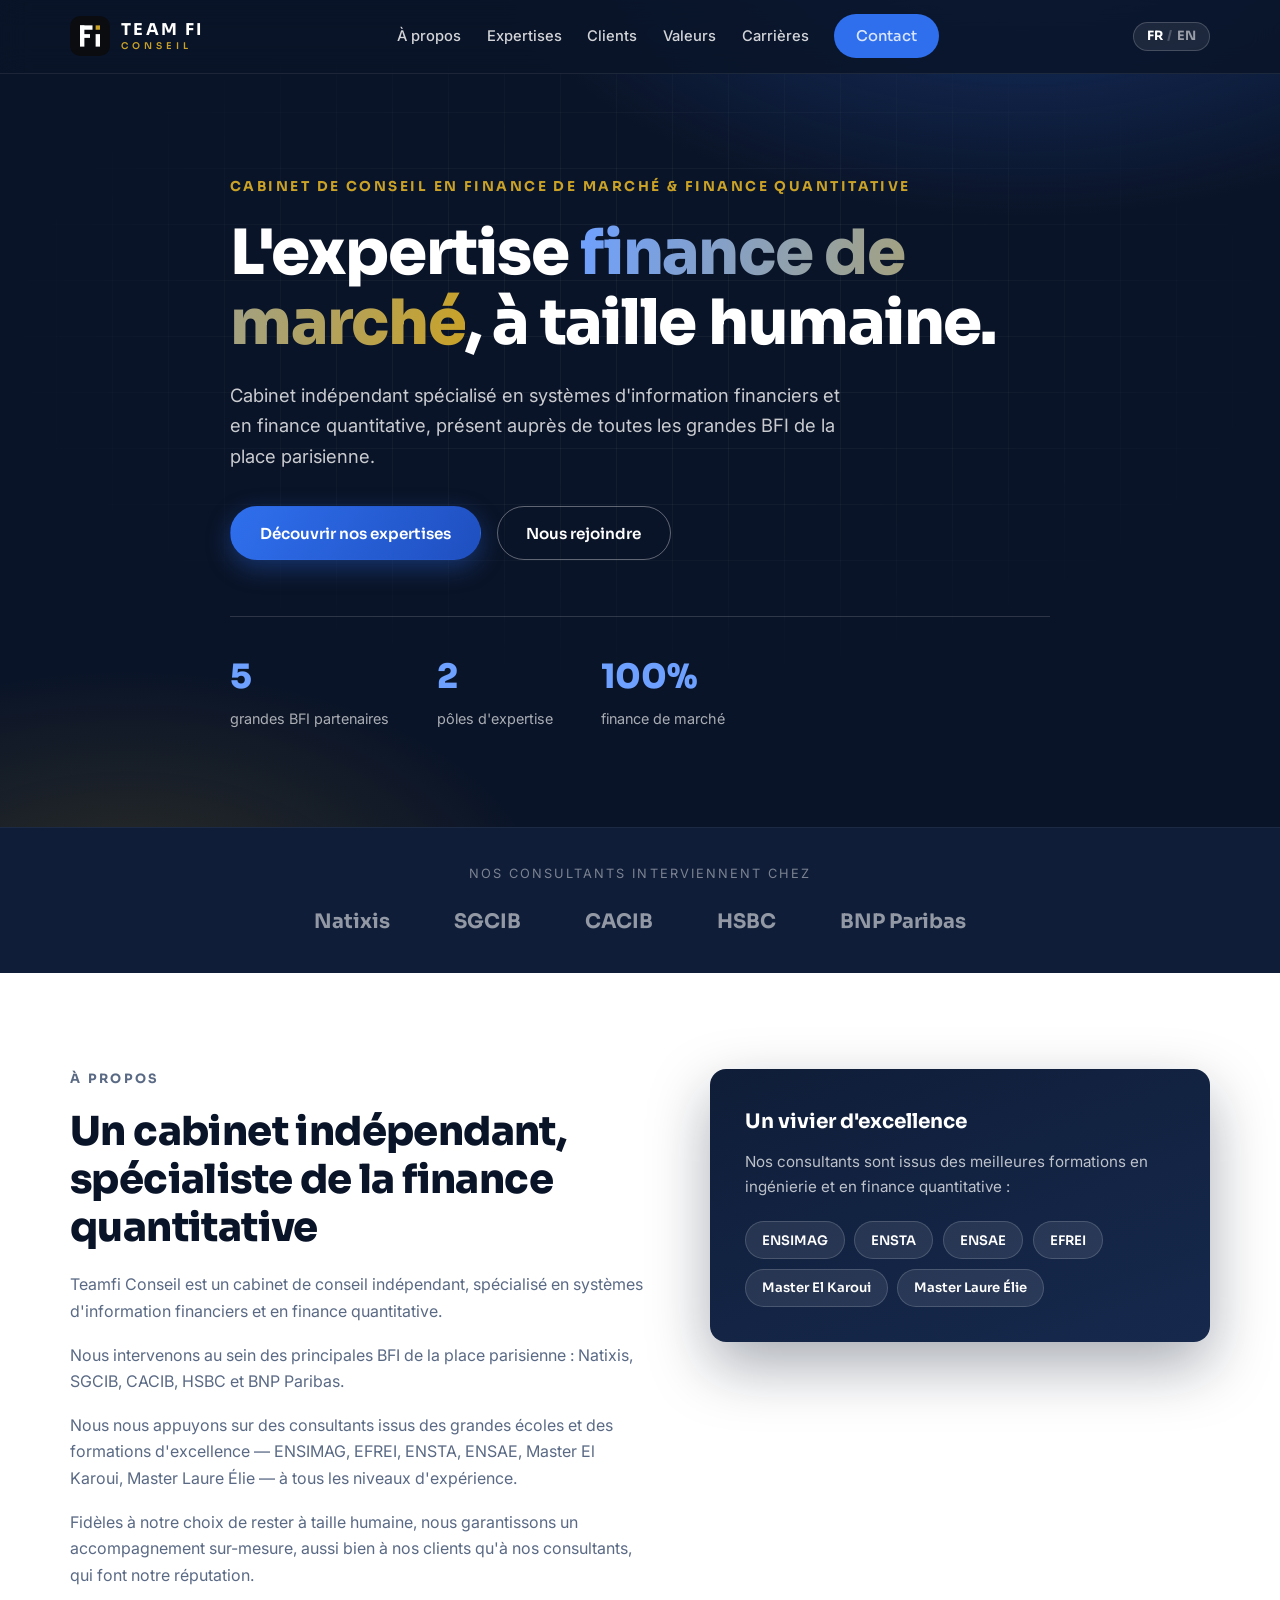
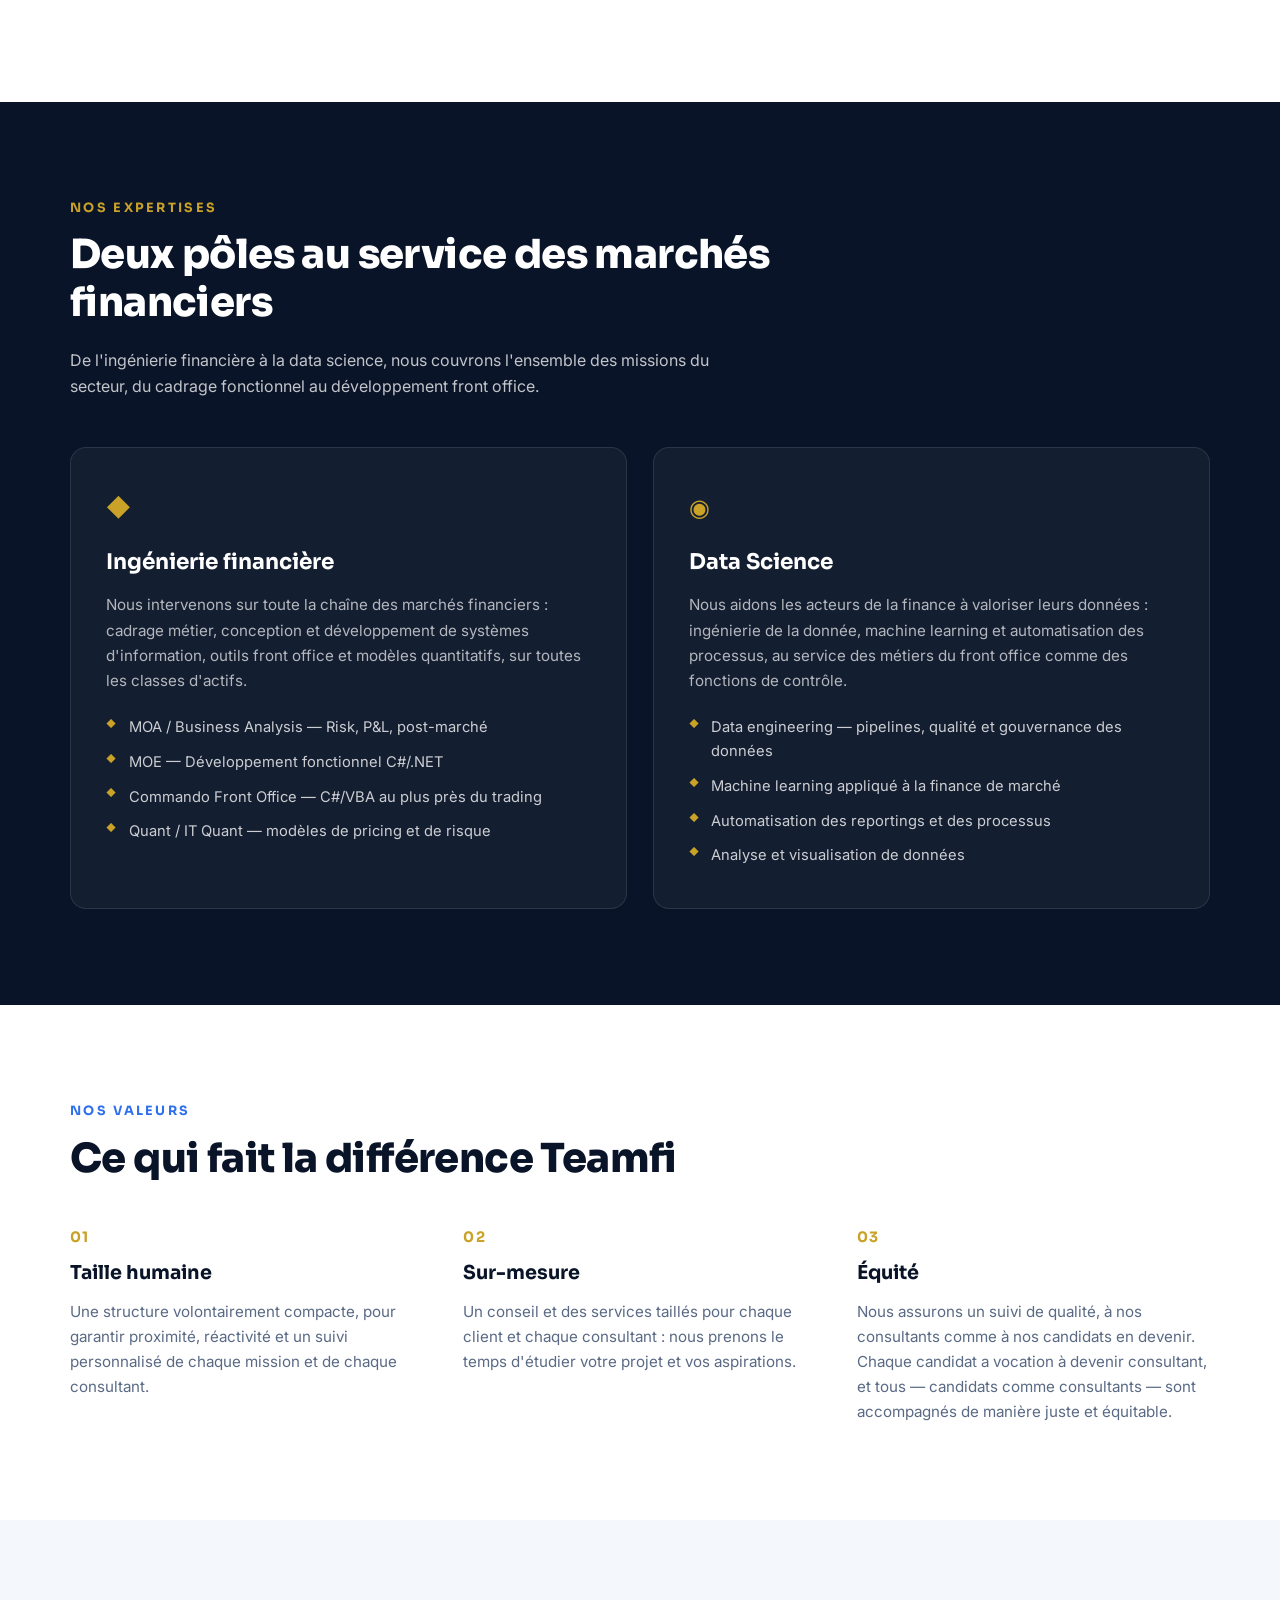
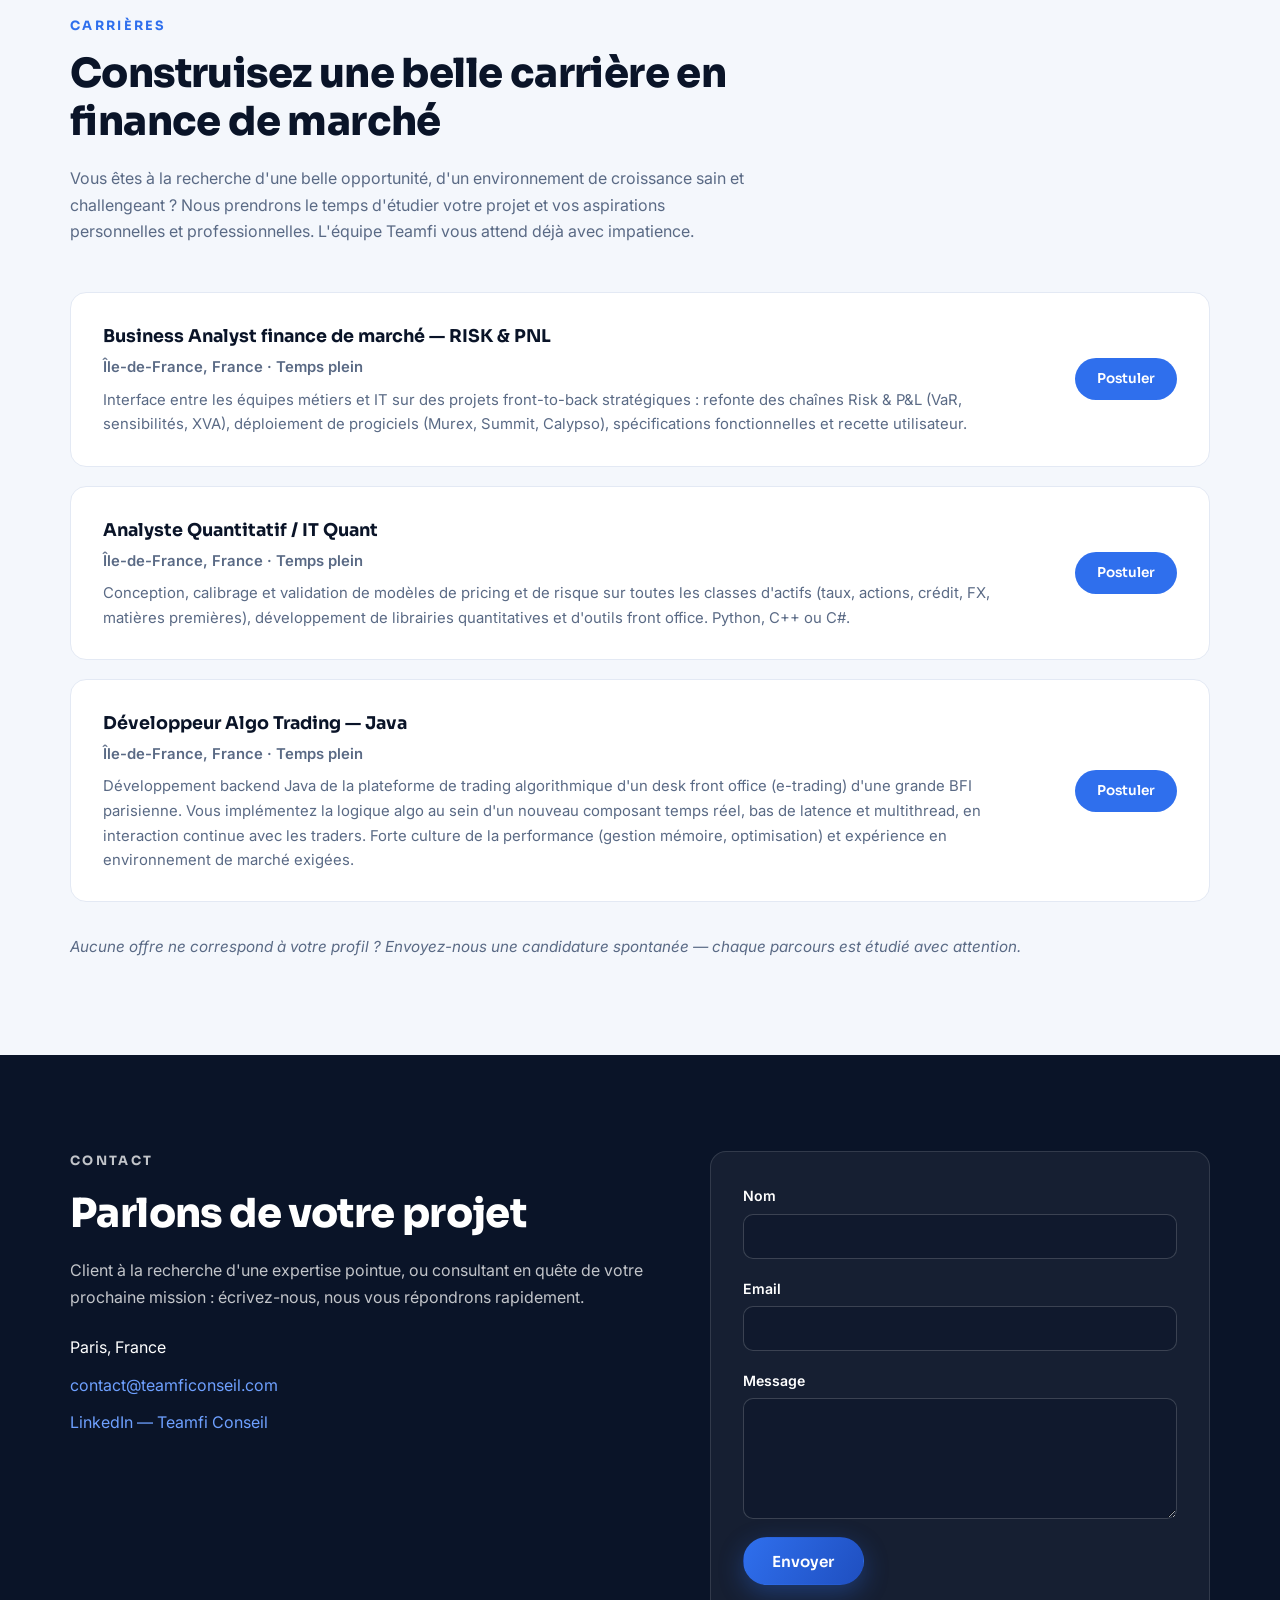
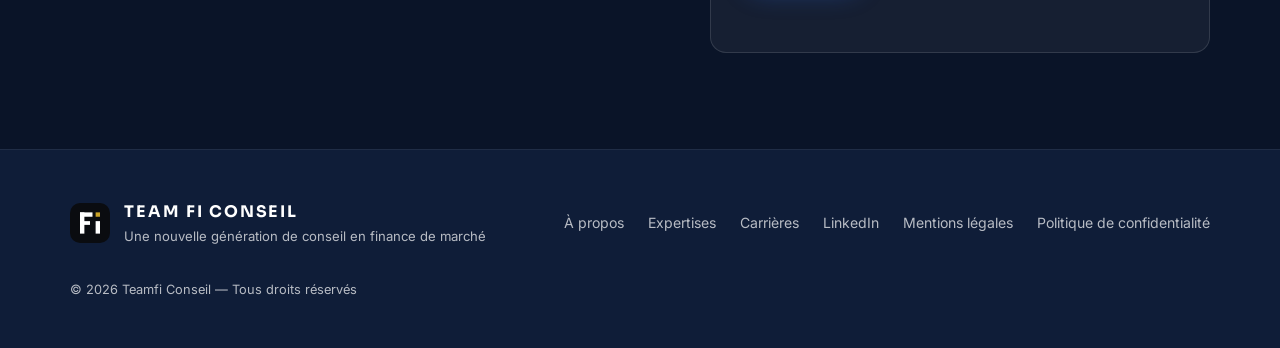
<file: index.html>
<!DOCTYPE html>
<html lang="fr">
<head>
  <meta charset="UTF-8" />
  <meta name="viewport" content="width=device-width, initial-scale=1.0" />
  <title>Teamfi Conseil — Conseil en finance de marché &amp; finance quantitative</title>
  <meta name="description" content="Cabinet indépendant spécialisé en systèmes d'information financiers et finance quantitative. MOA, MOE, Commando Front Office, Quant / IT Quant auprès des grandes BFI parisiennes." />
  <link rel="preconnect" href="https://fonts.googleapis.com" />
  <link rel="preconnect" href="https://fonts.gstatic.com" crossorigin />
  <link href="https://fonts.googleapis.com/css2?family=Sora:wght@400;600;700;800&family=Inter:wght@400;500;600&display=swap" rel="stylesheet" />
  <link rel="stylesheet" href="css/style.css" />
  <link rel="icon" type="image/svg+xml" href="assets/logo.svg" />
</head>
<body>

  <!-- ===== NAVIGATION ===== -->
  <header class="nav" id="top">
    <div class="container nav__inner">
      <a href="#top" class="nav__brand">
        <img src="assets/logo.svg" alt="Team Fi Conseil" class="nav__logo" />
        <span class="nav__name"><strong>TEAM FI</strong><small>CONSEIL</small></span>
      </a>
      <nav class="nav__links" id="navLinks">
        <a href="#apropos" data-i18n="nav.about">À propos</a>
        <a href="#expertises" data-i18n="nav.expertise">Expertises</a>
        <a href="#clients" data-i18n="nav.clients">Clients</a>
        <a href="#valeurs" data-i18n="nav.values">Valeurs</a>
        <a href="#carrieres" data-i18n="nav.careers">Carrières</a>
        <a href="#contact" class="btn btn--small" data-i18n="nav.contact">Contact</a>
      </nav>
      <div class="nav__right">
        <button class="lang-toggle" id="langToggle" aria-label="Switch language">
          <span class="lang-toggle__opt is-active" data-lang="fr">FR</span>
          <span class="lang-toggle__sep">/</span>
          <span class="lang-toggle__opt" data-lang="en">EN</span>
        </button>
        <button class="nav__burger" id="navBurger" aria-label="Menu">
          <span></span><span></span><span></span>
        </button>
      </div>
    </div>
  </header>

  <!-- ===== HERO ===== -->
  <section class="hero">
    <div class="hero__glow"></div>
    <div class="container hero__inner">
      <p class="hero__kicker reveal" data-i18n="hero.kicker">Cabinet de conseil en finance de marché &amp; finance quantitative</p>
      <h1 class="hero__title reveal" data-i18n="hero.title">L'expertise <span class="accent">finance de marché</span>, à taille humaine.</h1>
      <p class="hero__sub reveal" data-i18n="hero.sub">Cabinet indépendant spécialisé en systèmes d'information financiers et en finance quantitative, présent auprès de toutes les grandes BFI de la place parisienne.</p>
      <div class="hero__cta reveal">
        <a href="#expertises" class="btn btn--primary" data-i18n="hero.cta1">Découvrir nos expertises</a>
        <a href="#carrieres" class="btn btn--ghost" data-i18n="hero.cta2">Nous rejoindre</a>
      </div>
      <div class="hero__stats reveal">
        <div class="stat">
          <span class="stat__num">5</span>
          <span class="stat__label" data-i18n="hero.stat1">grandes BFI partenaires</span>
        </div>
        <div class="stat">
          <span class="stat__num">2</span>
          <span class="stat__label" data-i18n="hero.stat2">pôles d'expertise</span>
        </div>
        <div class="stat">
          <span class="stat__num">100%</span>
          <span class="stat__label" data-i18n="hero.stat3">finance de marché</span>
        </div>
      </div>
    </div>
  </section>

  <!-- ===== CLIENTS BAND ===== -->
  <section class="clients-band" id="clients">
    <div class="container">
      <p class="clients-band__label" data-i18n="clients.label">Nos consultants interviennent chez</p>
      <div class="clients-band__logos">
        <span class="client-logo">Natixis</span>
        <span class="client-logo">SGCIB</span>
        <span class="client-logo">CACIB</span>
        <span class="client-logo">HSBC</span>
        <span class="client-logo">BNP Paribas</span>
      </div>
    </div>
  </section>

  <!-- ===== À PROPOS ===== -->
  <section class="section" id="apropos">
    <div class="container split">
      <div class="split__text reveal">
        <p class="section__kicker" data-i18n="about.kicker">À propos</p>
        <h2 class="section__title" data-i18n="about.title">Un cabinet indépendant, spécialiste de la finance quantitative</h2>
        <p data-i18n="about.p1">Teamfi Conseil est un cabinet de conseil indépendant, spécialisé en systèmes d'information financiers et en finance quantitative.</p>
        <p data-i18n="about.p2">Nous intervenons au sein des principales BFI de la place parisienne : Natixis, SGCIB, CACIB, HSBC et BNP Paribas.</p>
        <p data-i18n="about.p3">Nous nous appuyons sur des consultants issus des grandes écoles et des formations d'excellence — ENSIMAG, EFREI, ENSTA, ENSAE, Master El Karoui, Master Laure Élie — à tous les niveaux d'expérience.</p>
        <p data-i18n="about.p4">Fidèles à notre choix de rester à taille humaine, nous garantissons un accompagnement sur-mesure, aussi bien à nos clients qu'à nos consultants, qui font notre réputation.</p>
      </div>
      <div class="split__panel reveal">
        <div class="panel-card">
          <h3 data-i18n="about.schools.title">Un vivier d'excellence</h3>
          <p data-i18n="about.schools.sub">Nos consultants sont issus des meilleures formations en ingénierie et en finance quantitative :</p>
          <ul class="chips">
            <li>ENSIMAG</li>
            <li>ENSTA</li>
            <li>ENSAE</li>
            <li>EFREI</li>
            <li>Master El Karoui</li>
            <li>Master Laure Élie</li>
          </ul>
        </div>
      </div>
    </div>
  </section>

  <!-- ===== EXPERTISES ===== -->
  <section class="section section--dark" id="expertises">
    <div class="container">
      <p class="section__kicker reveal" data-i18n="exp.kicker">Nos expertises</p>
      <h2 class="section__title reveal" data-i18n="exp.title">Deux pôles au service des marchés financiers</h2>
      <p class="section__sub reveal" data-i18n="exp.sub">De l'ingénierie financière à la data science, nous couvrons l'ensemble des missions du secteur, du cadrage fonctionnel au développement front office.</p>
      <div class="poles">
        <article class="pole reveal">
          <div class="card__icon">◆</div>
          <h3 data-i18n="exp.fi.title">Ingénierie financière</h3>
          <p data-i18n="exp.fi.text">Nous intervenons sur toute la chaîne des marchés financiers : cadrage métier, conception et développement de systèmes d'information, outils front office et modèles quantitatifs, sur toutes les classes d'actifs.</p>
          <ul class="pole__list">
            <li data-i18n="exp.fi.i1">MOA / Business Analysis — Risk, P&amp;L, post-marché</li>
            <li data-i18n="exp.fi.i2">MOE — Développement fonctionnel C#/.NET</li>
            <li data-i18n="exp.fi.i3">Commando Front Office — C#/VBA au plus près du trading</li>
            <li data-i18n="exp.fi.i4">Quant / IT Quant — modèles de pricing et de risque</li>
          </ul>
        </article>
        <article class="pole reveal">
          <div class="card__icon">◉</div>
          <h3 data-i18n="exp.ds.title">Data Science</h3>
          <p data-i18n="exp.ds.text">Nous aidons les acteurs de la finance à valoriser leurs données : ingénierie de la donnée, machine learning et automatisation des processus, au service des métiers du front office comme des fonctions de contrôle.</p>
          <ul class="pole__list">
            <li data-i18n="exp.ds.i1">Data engineering — pipelines, qualité et gouvernance des données</li>
            <li data-i18n="exp.ds.i2">Machine learning appliqué à la finance de marché</li>
            <li data-i18n="exp.ds.i3">Automatisation des reportings et des processus</li>
            <li data-i18n="exp.ds.i4">Analyse et visualisation de données</li>
          </ul>
        </article>
      </div>
    </div>
  </section>

  <!-- ===== VALEURS ===== -->
  <section class="section" id="valeurs">
    <div class="container">
      <p class="section__kicker reveal" data-i18n="values.kicker">Nos valeurs</p>
      <h2 class="section__title reveal" data-i18n="values.title">Ce qui fait la différence Teamfi</h2>
      <div class="values">
        <div class="value reveal">
          <span class="value__num">01</span>
          <h3 data-i18n="values.v1.title">Taille humaine</h3>
          <p data-i18n="values.v1.text">Une structure volontairement compacte, pour garantir proximité, réactivité et un suivi personnalisé de chaque mission et de chaque consultant.</p>
        </div>
        <div class="value reveal">
          <span class="value__num">02</span>
          <h3 data-i18n="values.v2.title">Sur-mesure</h3>
          <p data-i18n="values.v2.text">Un conseil et des services taillés pour chaque client et chaque consultant : nous prenons le temps d'étudier votre projet et vos aspirations.</p>
        </div>
        <div class="value reveal">
          <span class="value__num">03</span>
          <h3 data-i18n="values.v3.title">Équité</h3>
          <p data-i18n="values.v3.text">Nous assurons un suivi de qualité, à nos consultants comme à nos candidats en devenir. Chaque candidat a vocation à devenir consultant, et tous — candidats comme consultants — sont accompagnés de manière juste et équitable.</p>
        </div>
      </div>
    </div>
  </section>

  <!-- ===== CARRIÈRES ===== -->
  <section class="section section--tint" id="carrieres">
    <div class="container">
      <p class="section__kicker reveal" data-i18n="careers.kicker">Carrières</p>
      <h2 class="section__title reveal" data-i18n="careers.title">Construisez une belle carrière en finance de marché</h2>
      <p class="section__sub reveal" data-i18n="careers.sub">Vous êtes à la recherche d'une belle opportunité, d'un environnement de croissance sain et challengeant ? Nous prendrons le temps d'étudier votre projet et vos aspirations personnelles et professionnelles. L'équipe Teamfi vous attend déjà avec impatience.</p>
      <div class="jobs">
        <article class="job reveal">
          <div class="job__body">
            <h3 data-i18n="careers.job1.title">Business Analyst finance de marché — RISK &amp; PNL</h3>
            <p class="job__meta" data-i18n="careers.job1.meta">Île-de-France, France · Temps plein</p>
            <p data-i18n="careers.job1.text">Interface entre les équipes métiers et IT sur des projets front-to-back stratégiques : refonte des chaînes Risk &amp; P&amp;L (VaR, sensibilités, XVA), déploiement de progiciels (Murex, Summit, Calypso), spécifications fonctionnelles et recette utilisateur.</p>
          </div>
          <a href="#contact" class="btn btn--small js-apply" data-i18n="careers.apply">Postuler</a>
        </article>
        <article class="job reveal">
          <div class="job__body">
            <h3 data-i18n="careers.job2.title">Analyste Quantitatif / IT Quant</h3>
            <p class="job__meta" data-i18n="careers.job2.meta">Île-de-France, France · Temps plein</p>
            <p data-i18n="careers.job2.text">Conception, calibrage et validation de modèles de pricing et de risque sur toutes les classes d'actifs (taux, actions, crédit, FX, matières premières), développement de librairies quantitatives et d'outils front office. Python, C++ ou C#.</p>
          </div>
          <a href="#contact" class="btn btn--small js-apply" data-i18n="careers.apply">Postuler</a>
        </article>
        <article class="job reveal">
          <div class="job__body">
            <h3 data-i18n="careers.job3.title">Développeur Algo Trading — Java</h3>
            <p class="job__meta" data-i18n="careers.job3.meta">Île-de-France, France · Temps plein</p>
            <p data-i18n="careers.job3.text">Développement backend Java de la plateforme de trading algorithmique d'un desk front office (e-trading) d'une grande BFI parisienne. Vous implémentez la logique algo au sein d'un nouveau composant temps réel, bas de latence et multithread, en interaction continue avec les traders. Forte culture de la performance (gestion mémoire, optimisation) et expérience en environnement de marché exigées.</p>
          </div>
          <a href="#contact" class="btn btn--small js-apply" data-i18n="careers.apply">Postuler</a>
        </article>
      </div>
      <p class="careers__spontaneous reveal" data-i18n="careers.spontaneous">Aucune offre ne correspond à votre profil ? Envoyez-nous une candidature spontanée — chaque parcours est étudié avec attention.</p>
    </div>
  </section>

  <!-- ===== CONTACT ===== -->
  <section class="section section--dark" id="contact">
    <div class="container split">
      <div class="split__text reveal">
        <p class="section__kicker" data-i18n="contact.kicker">Contact</p>
        <h2 class="section__title" data-i18n="contact.title">Parlons de votre projet</h2>
        <p data-i18n="contact.text">Client à la recherche d'une expertise pointue, ou consultant en quête de votre prochaine mission : écrivez-nous, nous vous répondrons rapidement.</p>
        <ul class="contact-list">
          <li><span data-i18n="contact.location">Paris, France</span></li>
          <li><a href="mailto:contact@teamficonseil.com">contact@teamficonseil.com</a></li>
          <li><a href="https://www.linkedin.com/company/teamfi-conseil/" target="_blank" rel="noopener">LinkedIn — Teamfi Conseil</a></li>
        </ul>
      </div>
      <form class="contact-form reveal" id="contactForm" action="https://formsubmit.co/ajax/contact@teamficonseil.com" method="POST">
        <!-- Formsubmit configuration -->
        <input type="hidden" name="_subject" id="formSubject" value="Nouveau message depuis le site Teamfi" />
        <input type="hidden" name="_template" value="table" />
        <input type="hidden" name="_captcha" value="false" />
        <!-- Honeypot anti-spam (hidden from humans) -->
        <input type="text" name="_honey" tabindex="-1" autocomplete="off" aria-hidden="true" style="position:absolute;left:-9999px" />
        <label>
          <span data-i18n="contact.form.name">Nom</span>
          <input type="text" name="Nom" required />
        </label>
        <label>
          <span data-i18n="contact.form.email">Email</span>
          <input type="email" name="email" required />
        </label>
        <label>
          <span data-i18n="contact.form.message">Message</span>
          <textarea name="Message" id="formMessage" rows="5" required></textarea>
        </label>
        <button type="submit" class="btn btn--primary" data-i18n="contact.form.send">Envoyer</button>
        <p class="form-status" id="formStatus" role="status" aria-live="polite"></p>
      </form>
    </div>
  </section>

  <!-- ===== FOOTER ===== -->
  <footer class="footer">
    <div class="container footer__inner">
      <div class="footer__brand">
        <img src="assets/logo.svg" alt="Team Fi Conseil" class="nav__logo" />
        <div>
          <strong>TEAM FI CONSEIL</strong>
          <p data-i18n="footer.tagline">Une nouvelle génération de conseil en finance de marché</p>
        </div>
      </div>
      <nav class="footer__links">
        <a href="#apropos" data-i18n="nav.about">À propos</a>
        <a href="#expertises" data-i18n="nav.expertise">Expertises</a>
        <a href="#carrieres" data-i18n="nav.careers">Carrières</a>
        <a href="https://www.linkedin.com/company/teamfi-conseil/" target="_blank" rel="noopener">LinkedIn</a>
        <a href="mentions-legales.html" data-i18n="footer.legalNotice">Mentions légales</a>
        <a href="politique-confidentialite.html" data-i18n="footer.privacy">Politique de confidentialité</a>
      </nav>
      <p class="footer__legal">© <span id="year"></span> Teamfi Conseil — <span data-i18n="footer.rights">Tous droits réservés</span></p>
    </div>
  </footer>

  <script src="js/i18n.js"></script>
  <script src="js/main.js"></script>
</body>
</html>
</file>
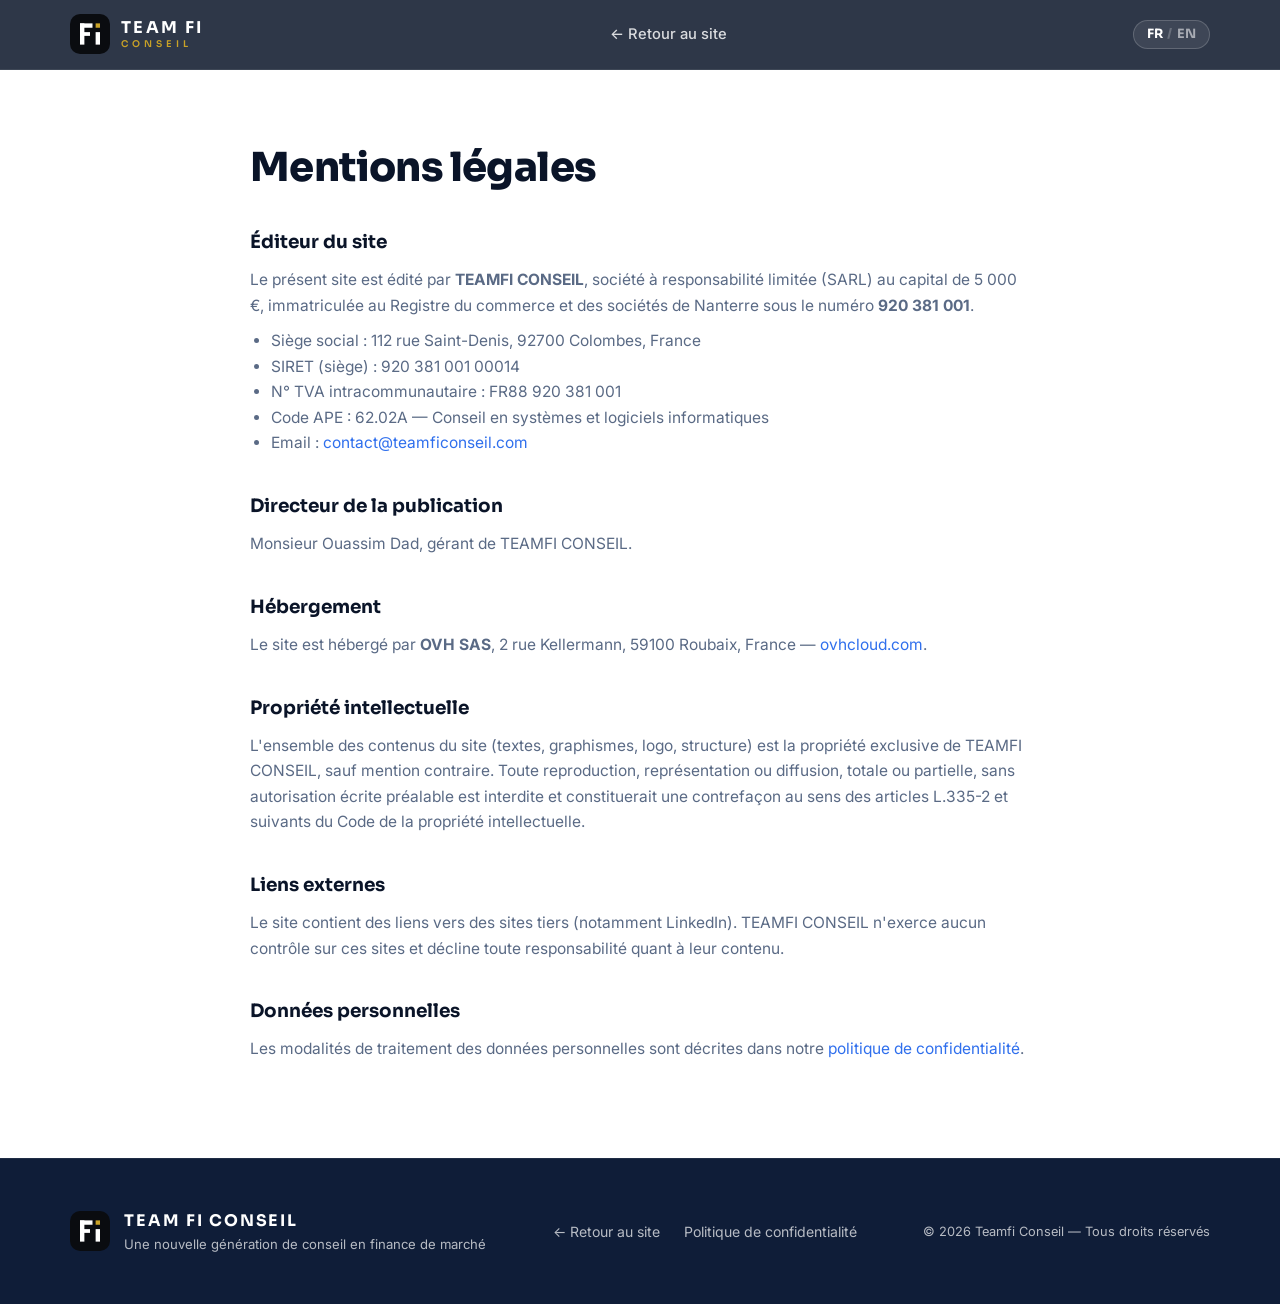
<file: mentions-legales.html>
<!DOCTYPE html>
<html lang="fr">
<head>
  <meta charset="UTF-8" />
  <meta name="viewport" content="width=device-width, initial-scale=1.0" />
  <title>Mentions légales — Teamfi Conseil</title>
  <meta name="robots" content="noindex" />
  <link rel="preconnect" href="https://fonts.googleapis.com" />
  <link rel="preconnect" href="https://fonts.gstatic.com" crossorigin />
  <link href="https://fonts.googleapis.com/css2?family=Sora:wght@400;600;700;800&family=Inter:wght@400;500;600&display=swap" rel="stylesheet" />
  <link rel="stylesheet" href="css/style.css" />
  <link rel="icon" type="image/svg+xml" href="assets/logo.svg" />
</head>
<body>

  <header class="nav" id="top">
    <div class="container nav__inner">
      <a href="index.html" class="nav__brand">
        <img src="assets/logo.svg" alt="Team Fi Conseil" class="nav__logo" />
        <span class="nav__name"><strong>TEAM FI</strong><small>CONSEIL</small></span>
      </a>
      <nav class="nav__links" id="navLinks">
        <a href="index.html" data-i18n="legal.back">← Retour au site</a>
      </nav>
      <div class="nav__right">
        <button class="lang-toggle" id="langToggle" aria-label="Switch language">
          <span class="lang-toggle__opt is-active" data-lang="fr">FR</span>
          <span class="lang-toggle__sep">/</span>
          <span class="lang-toggle__opt" data-lang="en">EN</span>
        </button>
      </div>
    </div>
  </header>

  <section class="section legal">
    <div class="container legal__container">

      <!-- ============ FRANÇAIS ============ -->
      <div data-lang-block="fr">
        <h1 class="section__title">Mentions légales</h1>

        <h2>Éditeur du site</h2>
        <p>
          Le présent site est édité par <strong>TEAMFI CONSEIL</strong>, société à responsabilité
          limitée (SARL) au capital de 5 000 €, immatriculée au Registre du commerce et des
          sociétés de Nanterre sous le numéro <strong>920 381 001</strong>.
        </p>
        <ul>
          <li>Siège social : 112 rue Saint-Denis, 92700 Colombes, France</li>
          <li>SIRET (siège) : 920 381 001 00014</li>
          <li>N° TVA intracommunautaire : FR88 920 381 001</li>
          <li>Code APE : 62.02A — Conseil en systèmes et logiciels informatiques</li>
          <li>Email : <a href="mailto:contact@teamficonseil.com">contact@teamficonseil.com</a></li>
        </ul>

        <h2>Directeur de la publication</h2>
        <p>Monsieur Ouassim Dad, gérant de TEAMFI CONSEIL.</p>

        <h2>Hébergement</h2>
        <p>
          Le site est hébergé par <strong>OVH SAS</strong>, 2 rue Kellermann,
          59100 Roubaix, France —
          <a href="https://www.ovhcloud.com" target="_blank" rel="noopener">ovhcloud.com</a>.
        </p>

        <h2>Propriété intellectuelle</h2>
        <p>
          L'ensemble des contenus du site (textes, graphismes, logo, structure) est la propriété
          exclusive de TEAMFI CONSEIL, sauf mention contraire. Toute reproduction, représentation
          ou diffusion, totale ou partielle, sans autorisation écrite préalable est interdite et
          constituerait une contrefaçon au sens des articles L.335-2 et suivants du Code de la
          propriété intellectuelle.
        </p>

        <h2>Liens externes</h2>
        <p>
          Le site contient des liens vers des sites tiers (notamment LinkedIn). TEAMFI CONSEIL
          n'exerce aucun contrôle sur ces sites et décline toute responsabilité quant à leur
          contenu.
        </p>

        <h2>Données personnelles</h2>
        <p>
          Les modalités de traitement des données personnelles sont décrites dans notre
          <a href="politique-confidentialite.html">politique de confidentialité</a>.
        </p>
      </div>

      <!-- ============ ENGLISH ============ -->
      <div data-lang-block="en">
        <h1 class="section__title">Legal notice</h1>

        <h2>Site publisher</h2>
        <p>
          This website is published by <strong>TEAMFI CONSEIL</strong>, a French limited liability
          company (SARL) with a share capital of €5,000, registered with the Nanterre Trade and
          Companies Register (RCS) under number <strong>920 381 001</strong>.
        </p>
        <ul>
          <li>Registered office: 112 rue Saint-Denis, 92700 Colombes, France</li>
          <li>SIRET (head office): 920 381 001 00014</li>
          <li>EU VAT number: FR88 920 381 001</li>
          <li>APE code: 62.02A — IT systems and software consulting</li>
          <li>Email: <a href="mailto:contact@teamficonseil.com">contact@teamficonseil.com</a></li>
        </ul>

        <h2>Publication director</h2>
        <p>Mr Ouassim Dad, managing director of TEAMFI CONSEIL.</p>

        <h2>Hosting</h2>
        <p>
          The site is hosted by <strong>OVH SAS</strong>, 2 rue Kellermann,
          59100 Roubaix, France —
          <a href="https://www.ovhcloud.com" target="_blank" rel="noopener">ovhcloud.com</a>.
        </p>

        <h2>Intellectual property</h2>
        <p>
          All content on this site (text, graphics, logo, structure) is the exclusive property of
          TEAMFI CONSEIL unless otherwise stated. Any reproduction, representation or distribution,
          in whole or in part, without prior written authorisation is prohibited and would
          constitute infringement within the meaning of articles L.335-2 et seq. of the French
          Intellectual Property Code.
        </p>

        <h2>External links</h2>
        <p>
          This site contains links to third-party websites (in particular LinkedIn). TEAMFI CONSEIL
          has no control over these sites and accepts no liability for their content.
        </p>

        <h2>Personal data</h2>
        <p>
          The way we process personal data is described in our
          <a href="politique-confidentialite.html">privacy policy</a>.
        </p>
      </div>

    </div>
  </section>

  <footer class="footer">
    <div class="container footer__inner">
      <div class="footer__brand">
        <img src="assets/logo.svg" alt="Team Fi Conseil" class="nav__logo" />
        <div>
          <strong>TEAM FI CONSEIL</strong>
          <p data-i18n="footer.tagline">Une nouvelle génération de conseil en finance de marché</p>
        </div>
      </div>
      <nav class="footer__links">
        <a href="index.html" data-i18n="legal.back">← Retour au site</a>
        <a href="politique-confidentialite.html" data-i18n="footer.privacy">Politique de confidentialité</a>
      </nav>
      <p class="footer__legal">© <span id="year"></span> Teamfi Conseil — <span data-i18n="footer.rights">Tous droits réservés</span></p>
    </div>
  </footer>

  <script src="js/i18n.js"></script>
  <script src="js/main.js"></script>
</body>
</html>
</file>
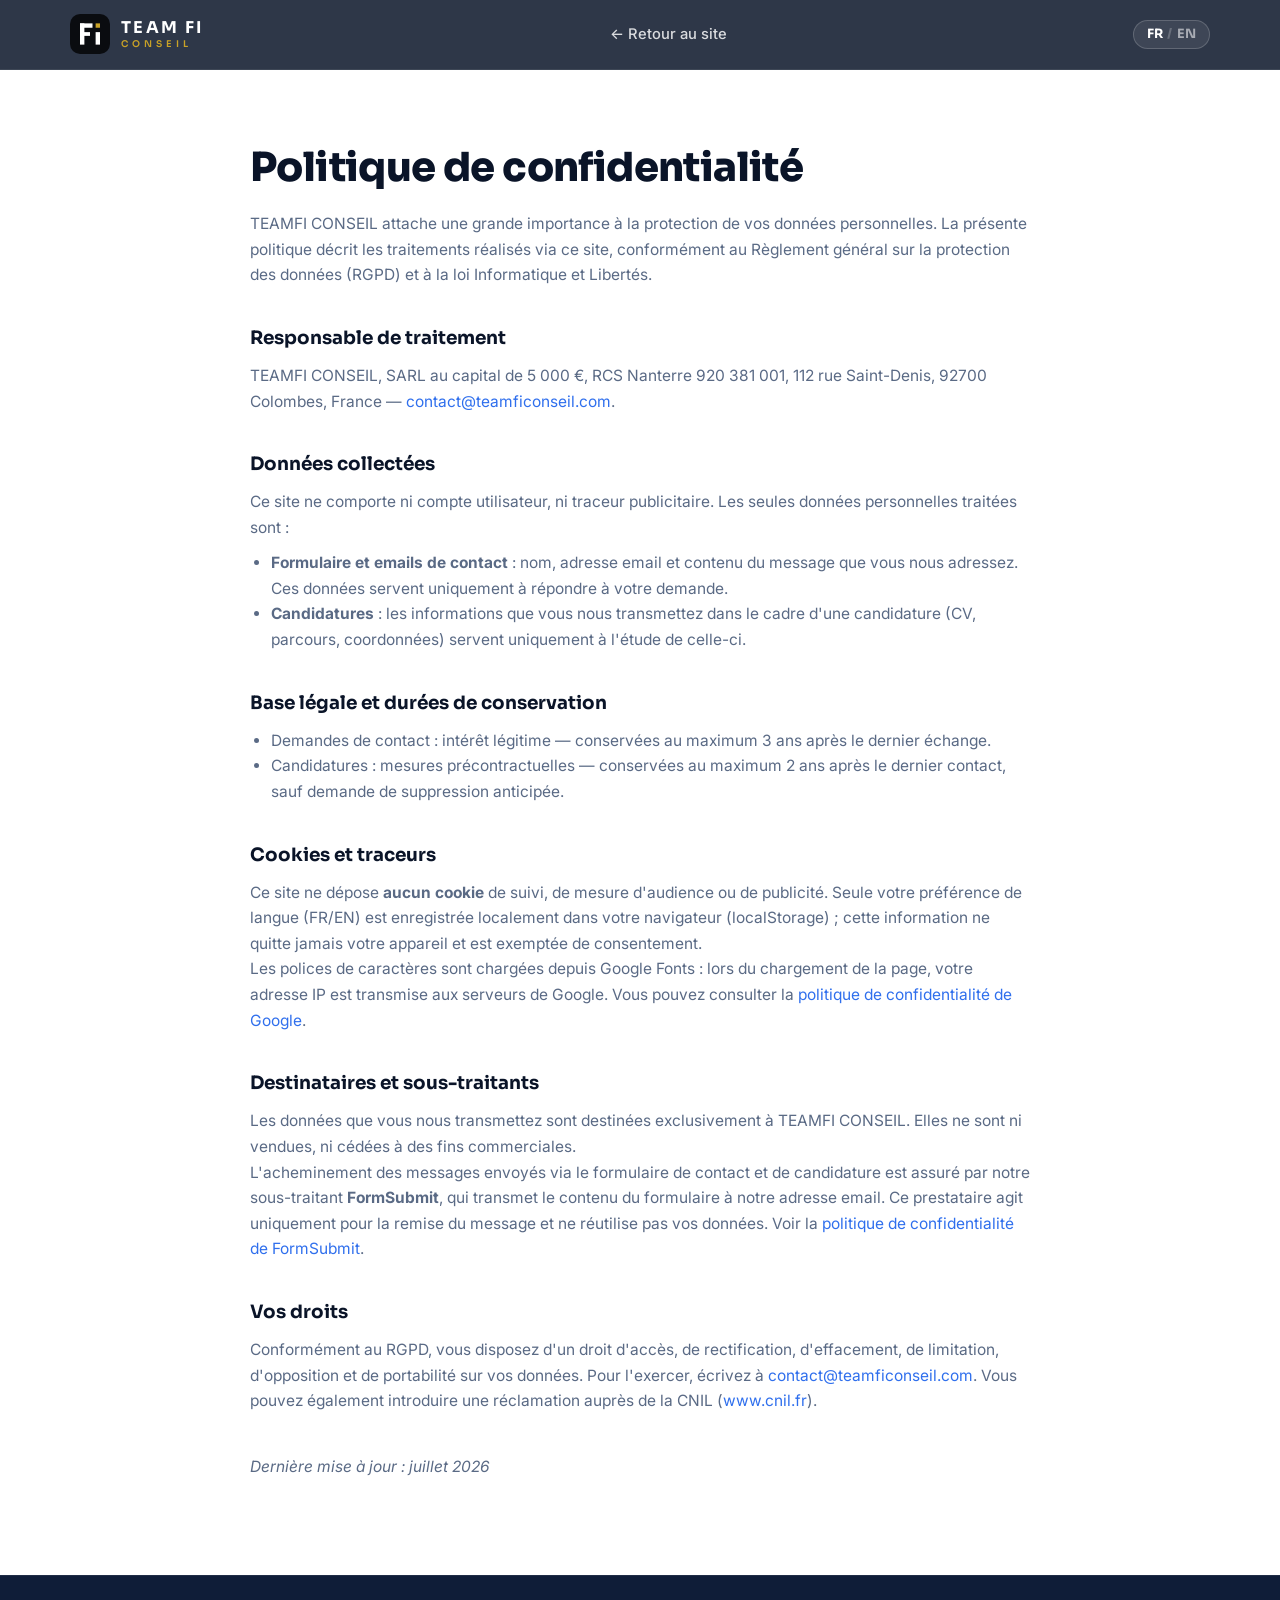
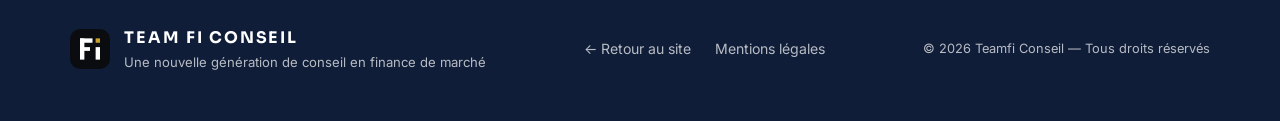
<file: politique-confidentialite.html>
<!DOCTYPE html>
<html lang="fr">
<head>
  <meta charset="UTF-8" />
  <meta name="viewport" content="width=device-width, initial-scale=1.0" />
  <title>Politique de confidentialité — Teamfi Conseil</title>
  <meta name="robots" content="noindex" />
  <link rel="preconnect" href="https://fonts.googleapis.com" />
  <link rel="preconnect" href="https://fonts.gstatic.com" crossorigin />
  <link href="https://fonts.googleapis.com/css2?family=Sora:wght@400;600;700;800&family=Inter:wght@400;500;600&display=swap" rel="stylesheet" />
  <link rel="stylesheet" href="css/style.css" />
  <link rel="icon" type="image/svg+xml" href="assets/logo.svg" />
</head>
<body>

  <header class="nav" id="top">
    <div class="container nav__inner">
      <a href="index.html" class="nav__brand">
        <img src="assets/logo.svg" alt="Team Fi Conseil" class="nav__logo" />
        <span class="nav__name"><strong>TEAM FI</strong><small>CONSEIL</small></span>
      </a>
      <nav class="nav__links" id="navLinks">
        <a href="index.html" data-i18n="legal.back">← Retour au site</a>
      </nav>
      <div class="nav__right">
        <button class="lang-toggle" id="langToggle" aria-label="Switch language">
          <span class="lang-toggle__opt is-active" data-lang="fr">FR</span>
          <span class="lang-toggle__sep">/</span>
          <span class="lang-toggle__opt" data-lang="en">EN</span>
        </button>
      </div>
    </div>
  </header>

  <section class="section legal">
    <div class="container legal__container">

      <!-- ============ FRANÇAIS ============ -->
      <div data-lang-block="fr">
        <h1 class="section__title">Politique de confidentialité</h1>
        <p>
          TEAMFI CONSEIL attache une grande importance à la protection de vos données
          personnelles. La présente politique décrit les traitements réalisés via ce site,
          conformément au Règlement général sur la protection des données (RGPD) et à la loi
          Informatique et Libertés.
        </p>

        <h2>Responsable de traitement</h2>
        <p>
          TEAMFI CONSEIL, SARL au capital de 5 000 €, RCS Nanterre 920 381 001,
          112 rue Saint-Denis, 92700 Colombes, France —
          <a href="mailto:contact@teamficonseil.com">contact@teamficonseil.com</a>.
        </p>

        <h2>Données collectées</h2>
        <p>Ce site ne comporte ni compte utilisateur, ni traceur publicitaire. Les seules données personnelles traitées sont :</p>
        <ul>
          <li>
            <strong>Formulaire et emails de contact</strong> : nom, adresse email et contenu du
            message que vous nous adressez. Ces données servent uniquement à répondre à votre
            demande.
          </li>
          <li>
            <strong>Candidatures</strong> : les informations que vous nous transmettez dans le
            cadre d'une candidature (CV, parcours, coordonnées) servent uniquement à l'étude de
            celle-ci.
          </li>
        </ul>

        <h2>Base légale et durées de conservation</h2>
        <ul>
          <li>Demandes de contact : intérêt légitime — conservées au maximum 3 ans après le dernier échange.</li>
          <li>Candidatures : mesures précontractuelles — conservées au maximum 2 ans après le dernier contact, sauf demande de suppression anticipée.</li>
        </ul>

        <h2>Cookies et traceurs</h2>
        <p>
          Ce site ne dépose <strong>aucun cookie</strong> de suivi, de mesure d'audience ou de
          publicité. Seule votre préférence de langue (FR/EN) est enregistrée localement dans
          votre navigateur (localStorage) ; cette information ne quitte jamais votre appareil et
          est exemptée de consentement.
        </p>
        <p>
          Les polices de caractères sont chargées depuis Google Fonts : lors du chargement de la
          page, votre adresse IP est transmise aux serveurs de Google. Vous pouvez consulter la
          <a href="https://policies.google.com/privacy" target="_blank" rel="noopener">politique de confidentialité de Google</a>.
        </p>

        <h2>Destinataires et sous-traitants</h2>
        <p>
          Les données que vous nous transmettez sont destinées exclusivement à TEAMFI CONSEIL.
          Elles ne sont ni vendues, ni cédées à des fins commerciales.
        </p>
        <p>
          L'acheminement des messages envoyés via le formulaire de contact et de candidature est
          assuré par notre sous-traitant <strong>FormSubmit</strong>, qui transmet le contenu du
          formulaire à notre adresse email. Ce prestataire agit uniquement pour la remise du
          message et ne réutilise pas vos données. Voir la
          <a href="https://formsubmit.co/privacy" target="_blank" rel="noopener">politique de confidentialité de FormSubmit</a>.
        </p>

        <h2>Vos droits</h2>
        <p>
          Conformément au RGPD, vous disposez d'un droit d'accès, de rectification, d'effacement,
          de limitation, d'opposition et de portabilité sur vos données. Pour l'exercer, écrivez à
          <a href="mailto:contact@teamficonseil.com">contact@teamficonseil.com</a>.
          Vous pouvez également introduire une réclamation auprès de la CNIL
          (<a href="https://www.cnil.fr" target="_blank" rel="noopener">www.cnil.fr</a>).
        </p>

        <p class="legal__updated">Dernière mise à jour : juillet 2026</p>
      </div>

      <!-- ============ ENGLISH ============ -->
      <div data-lang-block="en">
        <h1 class="section__title">Privacy policy</h1>
        <p>
          TEAMFI CONSEIL takes the protection of your personal data seriously. This policy
          describes the processing carried out through this website, in accordance with the
          General Data Protection Regulation (GDPR) and French data protection law.
        </p>

        <h2>Data controller</h2>
        <p>
          TEAMFI CONSEIL, SARL with a share capital of €5,000, RCS Nanterre 920 381 001,
          112 rue Saint-Denis, 92700 Colombes, France —
          <a href="mailto:contact@teamficonseil.com">contact@teamficonseil.com</a>.
        </p>

        <h2>Data we collect</h2>
        <p>This site has no user accounts and no advertising trackers. The only personal data processed is:</p>
        <ul>
          <li>
            <strong>Contact form and emails</strong>: your name, email address and the content of
            your message. This data is used solely to respond to your enquiry.
          </li>
          <li>
            <strong>Job applications</strong>: information you send us as part of an application
            (CV, background, contact details) is used solely to assess that application.
          </li>
        </ul>

        <h2>Legal basis and retention</h2>
        <ul>
          <li>Contact enquiries: legitimate interest — kept for a maximum of 3 years after the last exchange.</li>
          <li>Applications: pre-contractual measures — kept for a maximum of 2 years after the last contact, unless you request earlier deletion.</li>
        </ul>

        <h2>Cookies and trackers</h2>
        <p>
          This site sets <strong>no tracking, analytics or advertising cookies</strong>. Only your
          language preference (FR/EN) is stored locally in your browser (localStorage); this
          information never leaves your device and is exempt from consent requirements.
        </p>
        <p>
          Fonts are loaded from Google Fonts: when the page loads, your IP address is transmitted
          to Google's servers. See
          <a href="https://policies.google.com/privacy" target="_blank" rel="noopener">Google's privacy policy</a>.
        </p>

        <h2>Recipients and processors</h2>
        <p>
          The data you send us is intended exclusively for TEAMFI CONSEIL. It is never sold or
          shared for commercial purposes.
        </p>
        <p>
          Messages sent through the contact and application form are delivered by our processor
          <strong>FormSubmit</strong>, which forwards the form content to our email address. This
          provider acts solely to deliver the message and does not reuse your data. See
          <a href="https://formsubmit.co/privacy" target="_blank" rel="noopener">FormSubmit's privacy policy</a>.
        </p>

        <h2>Your rights</h2>
        <p>
          Under the GDPR, you have the right to access, rectify, erase, restrict, object to and
          port your data. To exercise these rights, write to
          <a href="mailto:contact@teamficonseil.com">contact@teamficonseil.com</a>.
          You may also lodge a complaint with the French supervisory authority, the CNIL
          (<a href="https://www.cnil.fr" target="_blank" rel="noopener">www.cnil.fr</a>).
        </p>

        <p class="legal__updated">Last updated: July 2026</p>
      </div>

    </div>
  </section>

  <footer class="footer">
    <div class="container footer__inner">
      <div class="footer__brand">
        <img src="assets/logo.svg" alt="Team Fi Conseil" class="nav__logo" />
        <div>
          <strong>TEAM FI CONSEIL</strong>
          <p data-i18n="footer.tagline">Une nouvelle génération de conseil en finance de marché</p>
        </div>
      </div>
      <nav class="footer__links">
        <a href="index.html" data-i18n="legal.back">← Retour au site</a>
        <a href="mentions-legales.html" data-i18n="footer.legalNotice">Mentions légales</a>
      </nav>
      <p class="footer__legal">© <span id="year"></span> Teamfi Conseil — <span data-i18n="footer.rights">Tous droits réservés</span></p>
    </div>
  </footer>

  <script src="js/i18n.js"></script>
  <script src="js/main.js"></script>
</body>
</html>
</file>
<file: css/style.css>
/* ============ Teamfi Conseil — Design System ============ */
:root {
  --navy-900: #0a1428;
  --navy-800: #0f1d38;
  --navy-700: #16294d;
  --blue: #2f6fed;
  --blue-light: #6ea0ff;
  --gold: #c9a227;
  --ink: #16233b;
  --muted: #5a6a85;
  --bg: #ffffff;
  --bg-soft: #f4f7fc;
  --line: #e3e9f4;
  --radius: 16px;
  --font-display: "Sora", sans-serif;
  --font-body: "Inter", sans-serif;
}

* { margin: 0; padding: 0; box-sizing: border-box; }
html { scroll-behavior: smooth; }
body {
  font-family: var(--font-body);
  color: var(--ink);
  background: var(--bg);
  line-height: 1.65;
  -webkit-font-smoothing: antialiased;
}
img { max-width: 100%; }
a { color: inherit; text-decoration: none; }
ul { list-style: none; }

.container { width: min(1140px, 92%); margin: 0 auto; }

/* ============ Buttons ============ */
.btn {
  display: inline-block;
  font-family: var(--font-display);
  font-weight: 600;
  font-size: 0.95rem;
  padding: 0.85rem 1.8rem;
  border-radius: 999px;
  border: 1.5px solid transparent;
  cursor: pointer;
  transition: transform 0.2s ease, box-shadow 0.2s ease, background 0.2s ease;
}
.btn--primary {
  background: linear-gradient(120deg, var(--blue), #1f4fc0);
  color: #fff;
  box-shadow: 0 8px 24px rgba(47, 111, 237, 0.35);
}
.btn--primary:hover { transform: translateY(-2px); box-shadow: 0 12px 30px rgba(47, 111, 237, 0.45); }
.btn--ghost {
  border-color: rgba(255, 255, 255, 0.35);
  color: #fff;
}
.btn--ghost:hover { background: rgba(255, 255, 255, 0.1); }
.btn--small { padding: 0.55rem 1.3rem; font-size: 0.85rem; background: var(--blue); color: #fff; }
.btn--small:hover { transform: translateY(-1px); }

/* ============ Navigation ============ */
.nav {
  position: fixed;
  inset: 0 0 auto 0;
  z-index: 100;
  background: rgba(10, 20, 40, 0.85);
  backdrop-filter: blur(14px);
  border-bottom: 1px solid rgba(255, 255, 255, 0.08);
}
.nav__inner {
  display: flex;
  align-items: center;
  justify-content: space-between;
  padding: 0.9rem 0;
}
.nav__brand { display: flex; align-items: center; gap: 0.7rem; }
.nav__logo {
  width: 40px; height: 40px;
  border-radius: 10px;
  display: block;
}
.nav__name {
  display: flex;
  flex-direction: column;
  font-family: var(--font-display);
  color: #fff;
  line-height: 1.25;
}
.nav__name strong {
  font-weight: 700;
  font-size: 1.02rem;
  letter-spacing: 0.14em;
}
.nav__name small {
  font-size: 0.58rem;
  font-weight: 600;
  letter-spacing: 0.42em;
  color: var(--gold);
}
.nav__links { display: flex; align-items: center; gap: 1.6rem; }
.nav__links > a {
  color: rgba(255, 255, 255, 0.82);
  font-size: 0.92rem;
  font-weight: 500;
  transition: color 0.2s;
}
.nav__links > a:hover { color: #fff; }
.lang-toggle {
  display: flex;
  align-items: center;
  gap: 0.3rem;
  background: rgba(255, 255, 255, 0.08);
  border: 1px solid rgba(255, 255, 255, 0.18);
  border-radius: 999px;
  padding: 0.35rem 0.8rem;
  cursor: pointer;
  color: rgba(255, 255, 255, 0.55);
  font-family: var(--font-display);
  font-size: 0.8rem;
  font-weight: 700;
}
.lang-toggle__opt.is-active { color: #fff; }
.lang-toggle__sep { opacity: 0.4; }
.nav__right { display: flex; align-items: center; gap: 1rem; }
.nav__burger { display: none; background: none; border: none; cursor: pointer; }
.nav__burger span {
  display: block;
  width: 24px; height: 2px;
  background: #fff;
  margin: 5px 0;
  border-radius: 2px;
  transition: 0.3s;
}

/* ============ Hero ============ */
.hero {
  position: relative;
  overflow: hidden;
  background:
    radial-gradient(900px 500px at 80% -10%, rgba(47, 111, 237, 0.35), transparent 60%),
    radial-gradient(700px 400px at 10% 110%, rgba(201, 162, 39, 0.18), transparent 60%),
    var(--navy-900);
  color: #fff;
  padding: 11rem 0 6rem;
}
.hero__glow {
  position: absolute;
  inset: 0;
  background-image:
    linear-gradient(rgba(255,255,255,0.045) 1px, transparent 1px),
    linear-gradient(90deg, rgba(255,255,255,0.045) 1px, transparent 1px);
  background-size: 56px 56px;
  mask-image: radial-gradient(ellipse 70% 60% at 50% 40%, #000 30%, transparent 75%);
  pointer-events: none;
}
.hero__inner { position: relative; max-width: 820px; }
.hero__kicker {
  font-family: var(--font-display);
  font-size: 0.85rem;
  font-weight: 700;
  letter-spacing: 0.18em;
  text-transform: uppercase;
  color: var(--gold);
  margin-bottom: 1.2rem;
}
.hero__title {
  font-family: var(--font-display);
  font-size: clamp(2.3rem, 5.4vw, 3.9rem);
  font-weight: 800;
  line-height: 1.12;
  letter-spacing: -0.02em;
  margin-bottom: 1.4rem;
}
.accent {
  background: linear-gradient(100deg, var(--blue-light), var(--gold));
  -webkit-background-clip: text;
  background-clip: text;
  color: transparent;
}
.hero__sub {
  font-size: 1.15rem;
  color: rgba(255, 255, 255, 0.78);
  max-width: 620px;
  margin-bottom: 2.2rem;
}
.hero__cta { display: flex; gap: 1rem; flex-wrap: wrap; margin-bottom: 3.5rem; }
.hero__stats {
  display: flex;
  gap: 3rem;
  flex-wrap: wrap;
  border-top: 1px solid rgba(255, 255, 255, 0.14);
  padding-top: 2rem;
}
.stat__num {
  display: block;
  font-family: var(--font-display);
  font-size: 2.1rem;
  font-weight: 800;
  color: var(--blue-light);
}
.stat__label { font-size: 0.9rem; color: rgba(255, 255, 255, 0.65); }

/* ============ Clients band ============ */
.clients-band {
  background: var(--navy-800);
  padding: 2.2rem 0;
  border-top: 1px solid rgba(255, 255, 255, 0.06);
}
.clients-band__label {
  text-align: center;
  font-size: 0.8rem;
  letter-spacing: 0.16em;
  text-transform: uppercase;
  color: rgba(255, 255, 255, 0.45);
  margin-bottom: 1.3rem;
}
.clients-band__logos {
  display: flex;
  justify-content: center;
  align-items: center;
  gap: clamp(1.5rem, 5vw, 4rem);
  flex-wrap: wrap;
}
.client-logo {
  font-family: var(--font-display);
  font-weight: 700;
  font-size: 1.25rem;
  color: rgba(255, 255, 255, 0.55);
  transition: color 0.25s;
}
.client-logo:hover { color: #fff; }

/* ============ Sections ============ */
.section { padding: 6rem 0; }
.section--dark { background: var(--navy-900); color: #fff; }
.section--dark .section__sub, .section--dark p { color: rgba(255, 255, 255, 0.75); }
.section--dark .section__title { color: #fff; }
.section--tint { background: var(--bg-soft); }
.section__kicker {
  font-family: var(--font-display);
  font-size: 0.8rem;
  font-weight: 700;
  letter-spacing: 0.18em;
  text-transform: uppercase;
  color: var(--blue);
  margin-bottom: 0.8rem;
}
.section--dark .section__kicker { color: var(--gold); }
.section__title {
  font-family: var(--font-display);
  font-size: clamp(1.7rem, 3.4vw, 2.5rem);
  font-weight: 800;
  letter-spacing: -0.015em;
  line-height: 1.2;
  margin-bottom: 1.2rem;
  color: var(--navy-900);
  max-width: 720px;
}
.section__sub { color: var(--muted); max-width: 680px; margin-bottom: 3rem; }

/* ============ Split (about / contact) ============ */
.split {
  display: grid;
  grid-template-columns: 1.15fr 1fr;
  gap: 4rem;
  align-items: start;
}
.split__text p { margin-bottom: 1.1rem; color: var(--muted); }
.section--dark .split__text p { color: rgba(255, 255, 255, 0.75); }
.panel-card {
  background: linear-gradient(160deg, var(--navy-800), var(--navy-700));
  color: #fff;
  border-radius: var(--radius);
  padding: 2.2rem;
  box-shadow: 0 24px 60px rgba(10, 20, 40, 0.35);
}
.panel-card h3 { font-family: var(--font-display); font-size: 1.25rem; margin-bottom: 0.7rem; }
.panel-card p { color: rgba(255, 255, 255, 0.72); font-size: 0.95rem; margin-bottom: 1.4rem; }
.chips { display: flex; flex-wrap: wrap; gap: 0.6rem; }
.chips li {
  font-family: var(--font-display);
  font-size: 0.82rem;
  font-weight: 600;
  padding: 0.45rem 1rem;
  border-radius: 999px;
  background: rgba(255, 255, 255, 0.09);
  border: 1px solid rgba(255, 255, 255, 0.16);
}

/* ============ Expertise poles ============ */
.poles {
  display: grid;
  grid-template-columns: repeat(auto-fit, minmax(300px, 1fr));
  gap: 1.6rem;
}
.pole {
  background: rgba(255, 255, 255, 0.045);
  border: 1px solid rgba(255, 255, 255, 0.1);
  border-radius: var(--radius);
  padding: 2.5rem 2.2rem;
  transition: transform 0.25s ease, border-color 0.25s ease, background 0.25s ease;
}
.pole:hover {
  transform: translateY(-6px);
  border-color: rgba(110, 160, 255, 0.5);
  background: rgba(47, 111, 237, 0.08);
}
.card__icon {
  font-size: 1.5rem;
  color: var(--gold);
  margin-bottom: 1rem;
}
.pole h3 {
  font-family: var(--font-display);
  font-size: 1.35rem;
  margin-bottom: 0.8rem;
  color: #fff;
}
.pole p { font-size: 0.95rem; color: rgba(255, 255, 255, 0.68); }
.pole__list { margin-top: 1.4rem; display: grid; gap: 0.65rem; }
.pole__list li {
  position: relative;
  padding-left: 1.4rem;
  font-size: 0.92rem;
  color: rgba(255, 255, 255, 0.78);
}
.pole__list li::before {
  content: "◆";
  position: absolute;
  left: 0;
  top: 0.1em;
  font-size: 0.6rem;
  color: var(--gold);
}

/* ============ Values ============ */
.values {
  display: grid;
  grid-template-columns: repeat(auto-fit, minmax(260px, 1fr));
  gap: 2.5rem;
  margin-top: 2.5rem;
}
.value__num {
  font-family: var(--font-display);
  font-size: 0.9rem;
  font-weight: 700;
  color: var(--gold);
  letter-spacing: 0.1em;
}
.value h3 {
  font-family: var(--font-display);
  font-size: 1.2rem;
  margin: 0.5rem 0 0.6rem;
  color: var(--navy-900);
}
.value p { color: var(--muted); font-size: 0.95rem; }

/* ============ Careers ============ */
.jobs { display: grid; gap: 1.2rem; margin-bottom: 2rem; }
.job {
  display: flex;
  align-items: center;
  justify-content: space-between;
  gap: 2rem;
  background: #fff;
  border: 1px solid var(--line);
  border-radius: var(--radius);
  padding: 1.8rem 2rem;
  transition: box-shadow 0.25s ease, transform 0.25s ease;
}
.job:hover { box-shadow: 0 16px 40px rgba(22, 41, 77, 0.1); transform: translateY(-3px); }
.job h3 { font-family: var(--font-display); font-size: 1.1rem; color: var(--navy-900); margin-bottom: 0.25rem; }
.job__meta { font-size: 0.83rem; color: var(--blue); font-weight: 600; margin-bottom: 0.5rem; }
.job p { color: var(--muted); font-size: 0.93rem; }
.job .btn { flex-shrink: 0; }
.careers__spontaneous { color: var(--muted); font-size: 0.95rem; font-style: italic; }

/* ============ Contact ============ */
.contact-list { margin-top: 1.5rem; display: grid; gap: 0.7rem; }
.contact-list a { color: var(--blue-light); }
.contact-list a:hover { text-decoration: underline; }
.contact-form {
  background: rgba(255, 255, 255, 0.05);
  border: 1px solid rgba(255, 255, 255, 0.12);
  border-radius: var(--radius);
  padding: 2rem;
  display: grid;
  gap: 1.1rem;
}
.contact-form label { display: grid; gap: 0.4rem; font-size: 0.88rem; font-weight: 600; }
.contact-form input,
.contact-form textarea {
  font-family: var(--font-body);
  font-size: 0.95rem;
  padding: 0.75rem 1rem;
  border-radius: 10px;
  border: 1px solid rgba(255, 255, 255, 0.18);
  background: rgba(10, 20, 40, 0.5);
  color: #fff;
  outline: none;
  transition: border-color 0.2s;
  resize: vertical;
}
.contact-form input:focus,
.contact-form textarea:focus { border-color: var(--blue-light); }
.contact-form .btn { justify-self: start; }
.form-status { font-size: 0.9rem; margin: 0; min-height: 1.2em; }
.form-status.is-ok { color: #6ee7a8; }
.form-status.is-err { color: #ff9b9b; }

/* ============ Footer ============ */
.footer {
  background: var(--navy-800);
  color: rgba(255, 255, 255, 0.7);
  padding: 3rem 0;
  border-top: 1px solid rgba(255, 255, 255, 0.07);
}
.footer__inner {
  display: flex;
  align-items: center;
  justify-content: space-between;
  gap: 2rem;
  flex-wrap: wrap;
}
.footer__brand { display: flex; align-items: center; gap: 0.9rem; }
.footer__brand strong { color: #fff; font-family: var(--font-display); letter-spacing: 0.12em; }
.footer__brand p { font-size: 0.82rem; }
.footer__links { display: flex; gap: 1.5rem; font-size: 0.88rem; }
.footer__links a:hover { color: #fff; }
.footer__legal { font-size: 0.8rem; }

/* ============ Legal pages ============ */
.legal { padding-top: 9rem; }
.legal__container { max-width: 780px; }
.legal h2 {
  font-family: var(--font-display);
  font-size: 1.15rem;
  color: var(--navy-900);
  margin: 2.2rem 0 0.6rem;
}
.legal p, .legal li { color: var(--muted); font-size: 0.97rem; }
.legal ul { list-style: disc; padding-left: 1.3rem; margin: 0.6rem 0 1rem; }
.legal a { color: var(--blue); }
.legal a:hover { text-decoration: underline; }
.legal__updated { margin-top: 2.5rem; font-style: italic; font-size: 0.85rem; }
[data-lang-block="en"] { display: none; }

/* ============ Reveal animation ============ */
.reveal {
  opacity: 0;
  transform: translateY(24px);
  transition: opacity 0.7s ease, transform 0.7s ease;
}
.reveal.is-visible { opacity: 1; transform: none; }

/* ============ Responsive ============ */
@media (max-width: 860px) {
  .split { grid-template-columns: 1fr; gap: 2.5rem; }
  .job { flex-direction: column; align-items: flex-start; gap: 1rem; }
  .nav__links {
    position: fixed;
    top: 64px;
    right: 0;
    flex-direction: column;
    align-items: flex-start;
    background: var(--navy-900);
    width: min(320px, 80vw);
    height: calc(100vh - 64px);
    padding: 2rem;
    transform: translateX(100%);
    transition: transform 0.3s ease;
    border-left: 1px solid rgba(255, 255, 255, 0.1);
  }
  .nav__links.is-open { transform: none; }
  .nav__burger { display: block; }
  .hero { padding-top: 8.5rem; }
  .hero__stats { gap: 1.8rem; }
}
</file>
